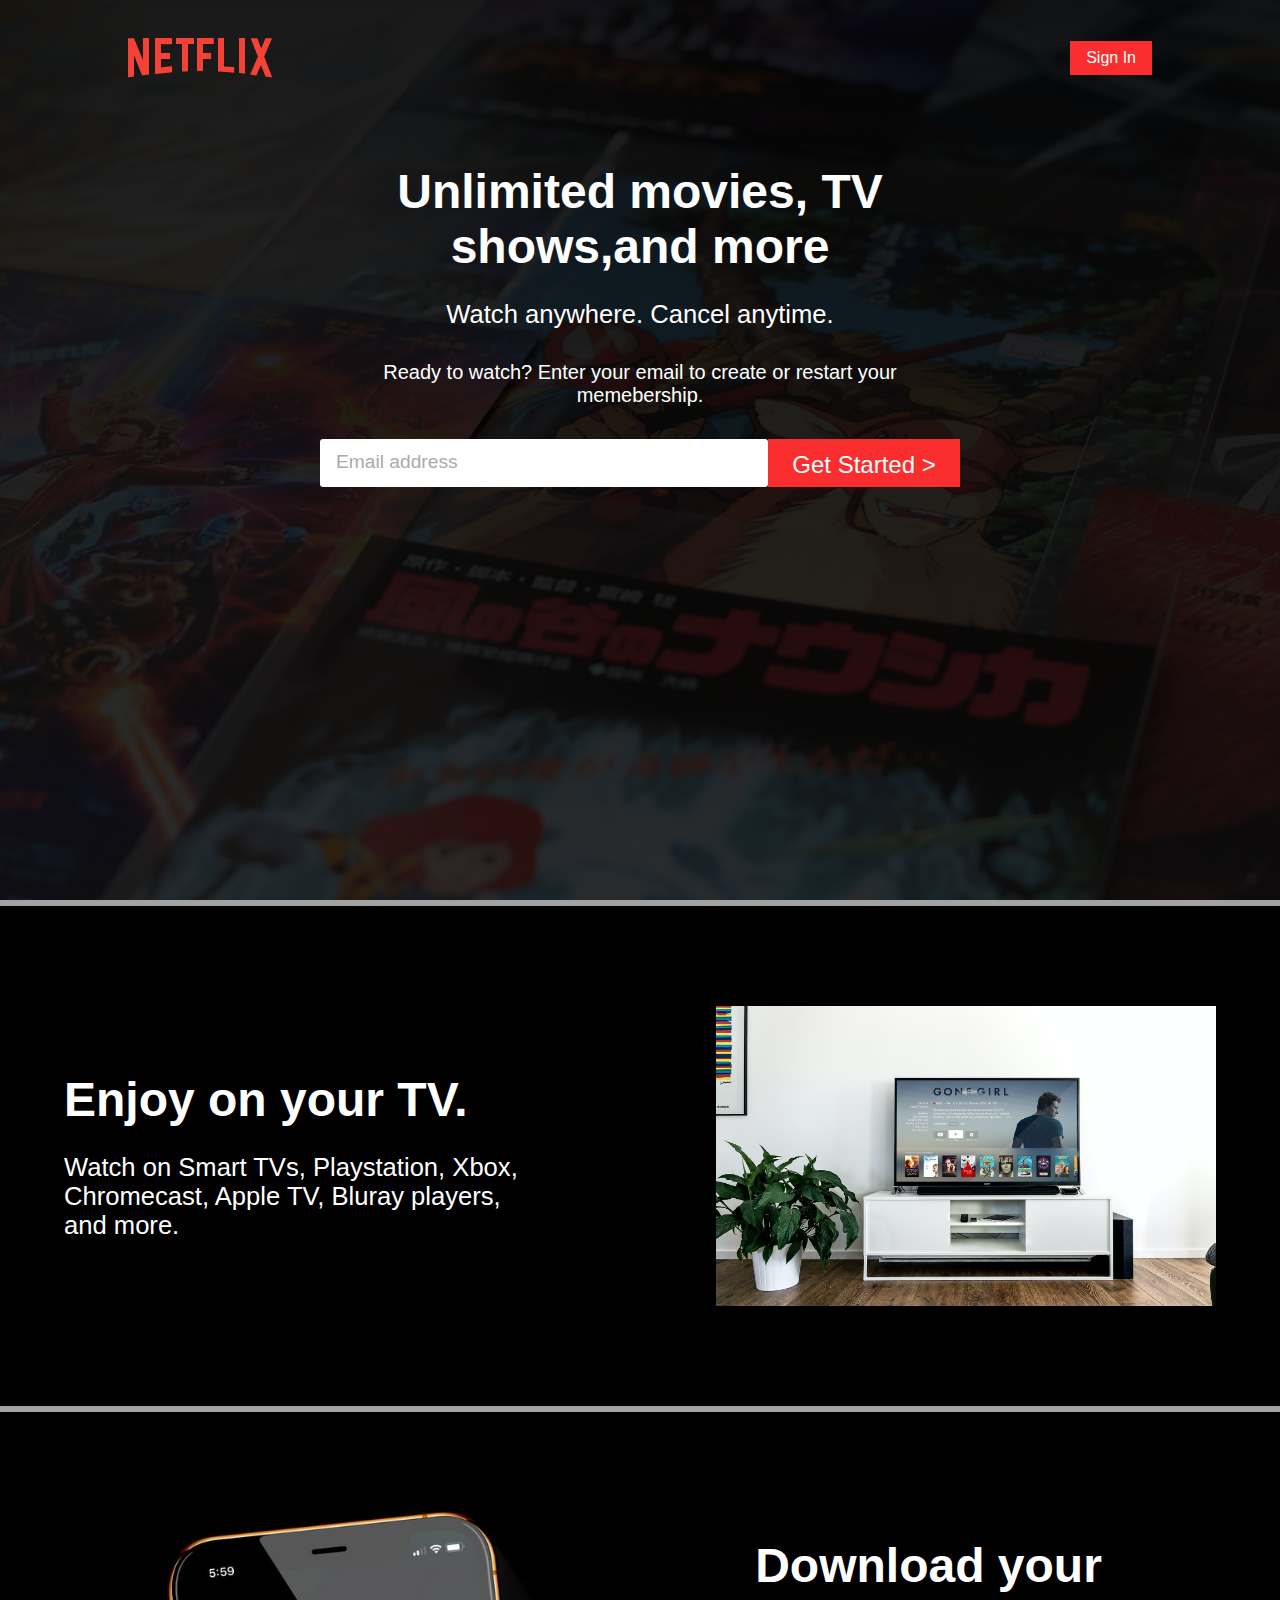
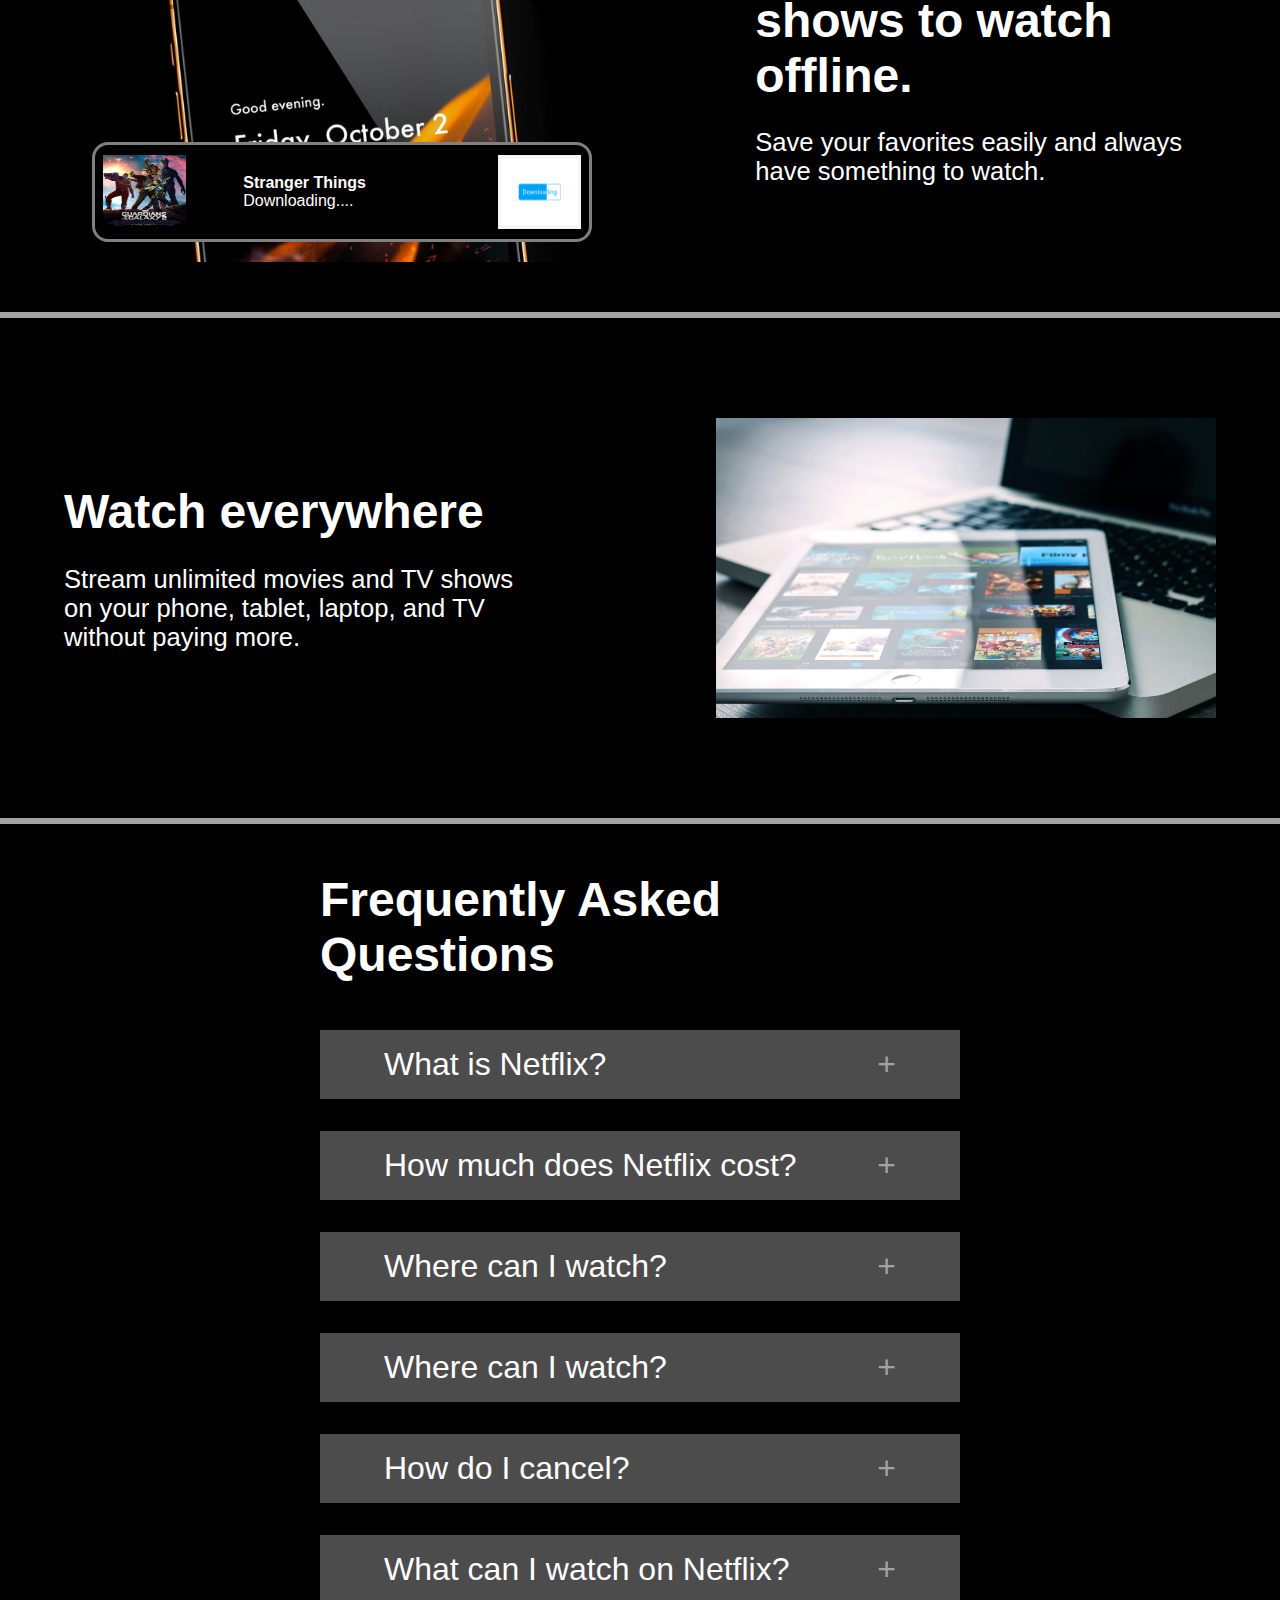
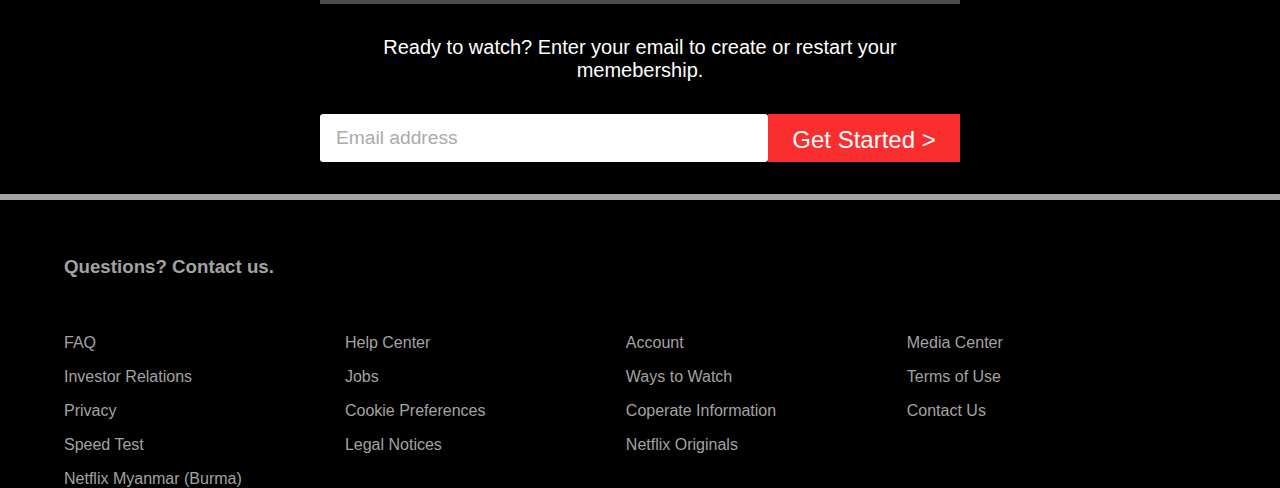
<file: Project_2/index.html>
<!DOCTYPE html>
<html lang="en">
<head>
    <meta charset="UTF-8">
    <meta http-equiv="X-UA-Compatible" content="IE=edge">
    <meta name="viewport" content="width=device-width, initial-scale=1.0">
    <title>Netflix</title>
    <link rel="stylesheet" href="css/index.css">
</head>

<body>
    <div class="background-image">
        <header class="header-section">
            <a href="#">
                <img src="images/icons8-netflix.svg" alt="netflix" class="logo">
            </a>
            <a href="login.html" class="btn btn-sign-in">
                Sign In
            </a>
        </header>

        <div class="description-section">
            <h1 class="title">Unlimited movies, TV shows,and more</h1>
            <p class="description">Watch anywhere. Cancel anytime.</p>
        </div>

        <div class="membership-section">
            <p class="ask-email">
                Ready to watch? Enter your email to create or restart your memebership.
            </p>
                <form action="">
                    <div class="email-login">
                        <div class="input-group">
                            <input type="text" required>
                            <label for="email">
                                <span>
                                    Email address
                                </span>
                            </label>
                        </div>
                        <button class="get-started" type="submit">Get Started &gt;</button>
                    </div>
                </form>
        </div>
    </div>
    <hr>
    <!-- content after landing page -->
    <div class="enjoy-section">
        <div class="left-section">
            <h1 class="title">Enjoy on your TV.</h1>
            <p class="description">Watch on Smart TVs, Playstation, Xbox, Chromecast, Apple TV, Bluray players, and more.</p>
        </div>
        <div class="right-section">
        </div>
    </div>
    <hr>

    <div class="download-section">
        <div class="right-section-mobile">
            <h1 class="title">Download your shows to watch offline.</h1>
            <p class="description">Show your favorites easily and always have something to watch.</p>
        </div>

        <div class="left-section">
            <div class="downloading">
                <div class="img-section">
                    <img src="images/FB_IMG_1473213771612.jpg" alt="">
                </div>
                <div class="download-text">
                    <h4>Stranger Things</h4>
                    <p>Downloading....</p>
                </div>
                <div class="img-section">
                    <img src="images/Download Button Gif.gif" alt="">
                </div>
            </div>
        </div>

        <div class="right-section">
            <h1 class="title">Download your shows to watch offline.</h1>
            <p class="description">Save your favorites easily and always have something to watch.</p>
        </div>
    </div>
    <hr>

    <div class="watch-everywhere-section">
        <div class="left-section">
            <h1 class="title">Watch everywhere</h1>
            <p class="description">Stream unlimited movies and TV shows on your phone, tablet, laptop, and TV without paying more.</p>
        </div>
        <div class="right-section">
        </div>  
    </div>
    <hr>

    <div class="faq-section">
        <h1>Frequently Asked Questions</h1>
        <div>
            <span>What is Netflix?</span>
            <span>+</span>
        </div>
        <div>
            <span>How much does Netflix cost?</span>
            <span>+</span>
        </div>
        <div>
            <span>Where can I watch?</span>
            <span>+</span>
        </div>
        <div>
            <span>Where can I watch?</span>
            <span>+</span>
        </div>
        <div>
            <span>How do I cancel?</span>
            <span>+</span>
        </div>
        <div>
            <span>What can I watch on Netflix?</span>
            <span>+</span>
        </div>
    </div>
        
        <div class="membership-section">
            <p class="ask-email">
                Ready to watch? Enter your email to create or restart your memebership.
            </p>
                <form action="">
                    <div class="email-login">
                        <div class="input-group">
                            <input type="text" required>
                            <label for="email">
                                <span>
                                    Email address
                                </span>
                            </label>
                        </div>
                        <button class="get-started" type="submit">Get Started &gt;</button>
                    </div>
                </form>
        </div>
        <hr>
        <div class="footer-section">
            <h3>Questions? Contact us.</h3>
            <ul>
                <li><a href="">FAQ</a></li>
                <li><a href="">Help Center</a></li>
                <li><a href="">Account</a></li>
                <li><a href="">Media Center</a></li>
                <li><a href="">Investor Relations</a></li>
                <li><a href="">Jobs</a></li>
                <li><a href="">Ways to Watch</a></li>
                <li><a href="">Terms of Use</a></li>
                <li><a href="">Privacy</a></li>
                <li><a href="">Cookie Preferences</a></li>
                <li><a href="">Coperate Information</a></li>
                <li><a href="">Contact Us</a></li>
                <li><a href="">Speed Test</a></li>
                <li><a href="">Legal Notices</a></li>
                <li><a href="">Netflix Originals</a></li>
            </ul>
            <p>Netflix Myanmar (Burma)</p>
        </div>
</body>
</html>
</file>
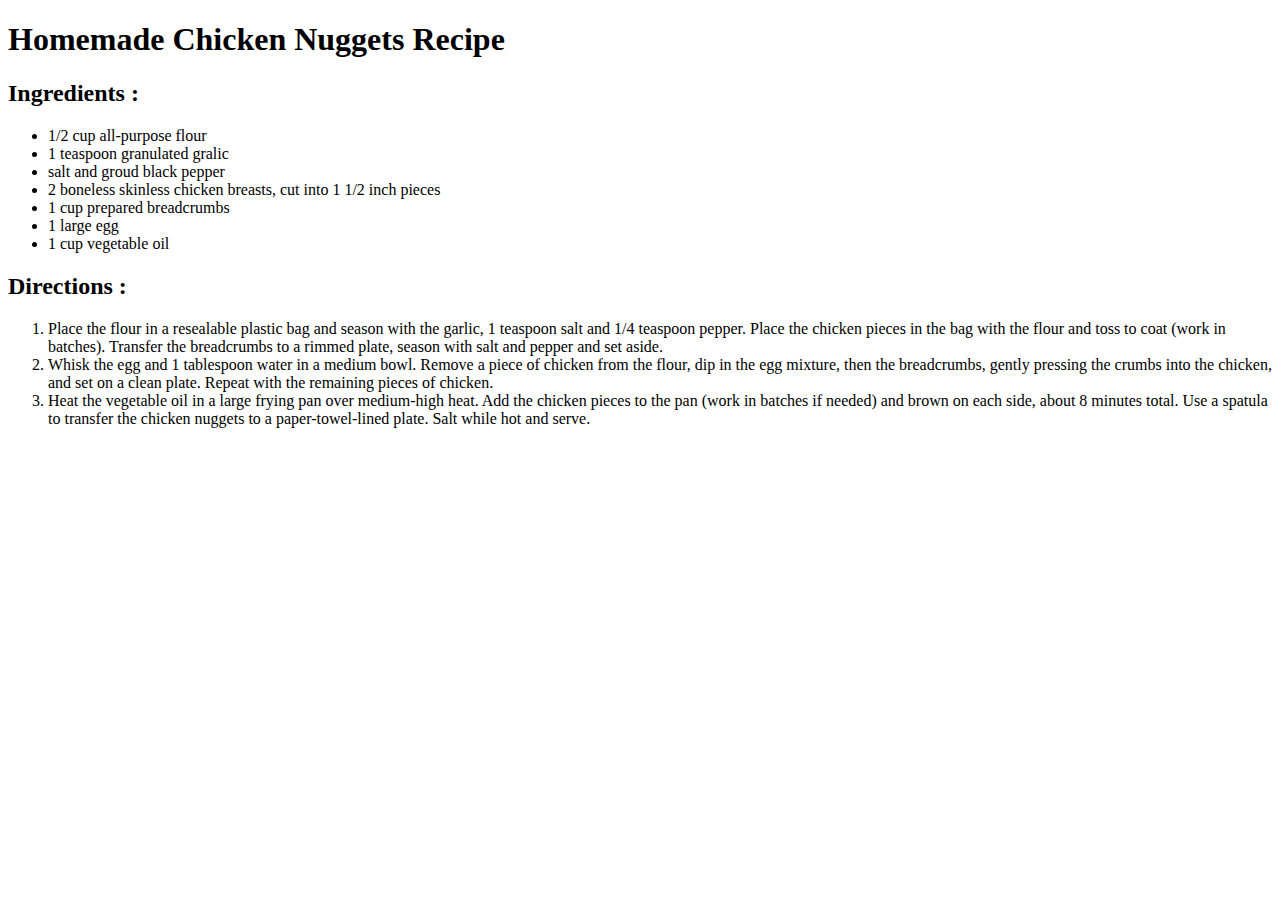
<file: Homework_1_Lists/homework1.html>
<!DOCTYPE html>
<html lang="en">
<head>
    <meta charset="UTF-8">
    <meta name="viewport" content="width=device-width, initial-scale=1.0">
    <title>My favorite food</title>
</head>
<body>
    <h1>Homemade Chicken Nuggets Recipe</h1>
    <!-- Unordered list -->
    <h2>Ingredients :</h2>
    <ul>
        <li>1/2 cup all-purpose flour</li>
        <li>1 teaspoon granulated gralic</li>
        <li>salt and groud black pepper</li>
        <li>2 boneless skinless chicken breasts, cut into 1 1/2 inch pieces</li>
        <li>1 cup prepared breadcrumbs</li>
        <li>1 large egg</li>
        <li>1 cup vegetable oil</li>
    </ul>

    <!-- Ordered list -->
    <h2>Directions :</h2>
    <ol>
        <li>
            Place the flour in a resealable plastic bag and season with the garlic, 1 teaspoon salt and 1/4 teaspoon pepper. Place the chicken pieces in the bag with the flour and toss to coat (work in batches). Transfer the breadcrumbs to a rimmed plate, season with salt and pepper and set aside. 
        </li>
        <li>
            Whisk the egg and 1 tablespoon water in a medium bowl. Remove a piece of chicken from the flour, dip in the egg mixture, then the breadcrumbs, gently pressing the crumbs into the chicken, and set on a clean plate. Repeat with the remaining pieces of chicken. 
        </li>
        <li>
            Heat the vegetable oil in a large frying pan over medium-high heat. Add the chicken pieces to the pan (work in batches if needed) and brown on each side, about 8 minutes total. Use a spatula to transfer the chicken nuggets to a paper-towel-lined plate. Salt while hot and serve.
        </li>
    </ol>
</body>
</html>
</file>
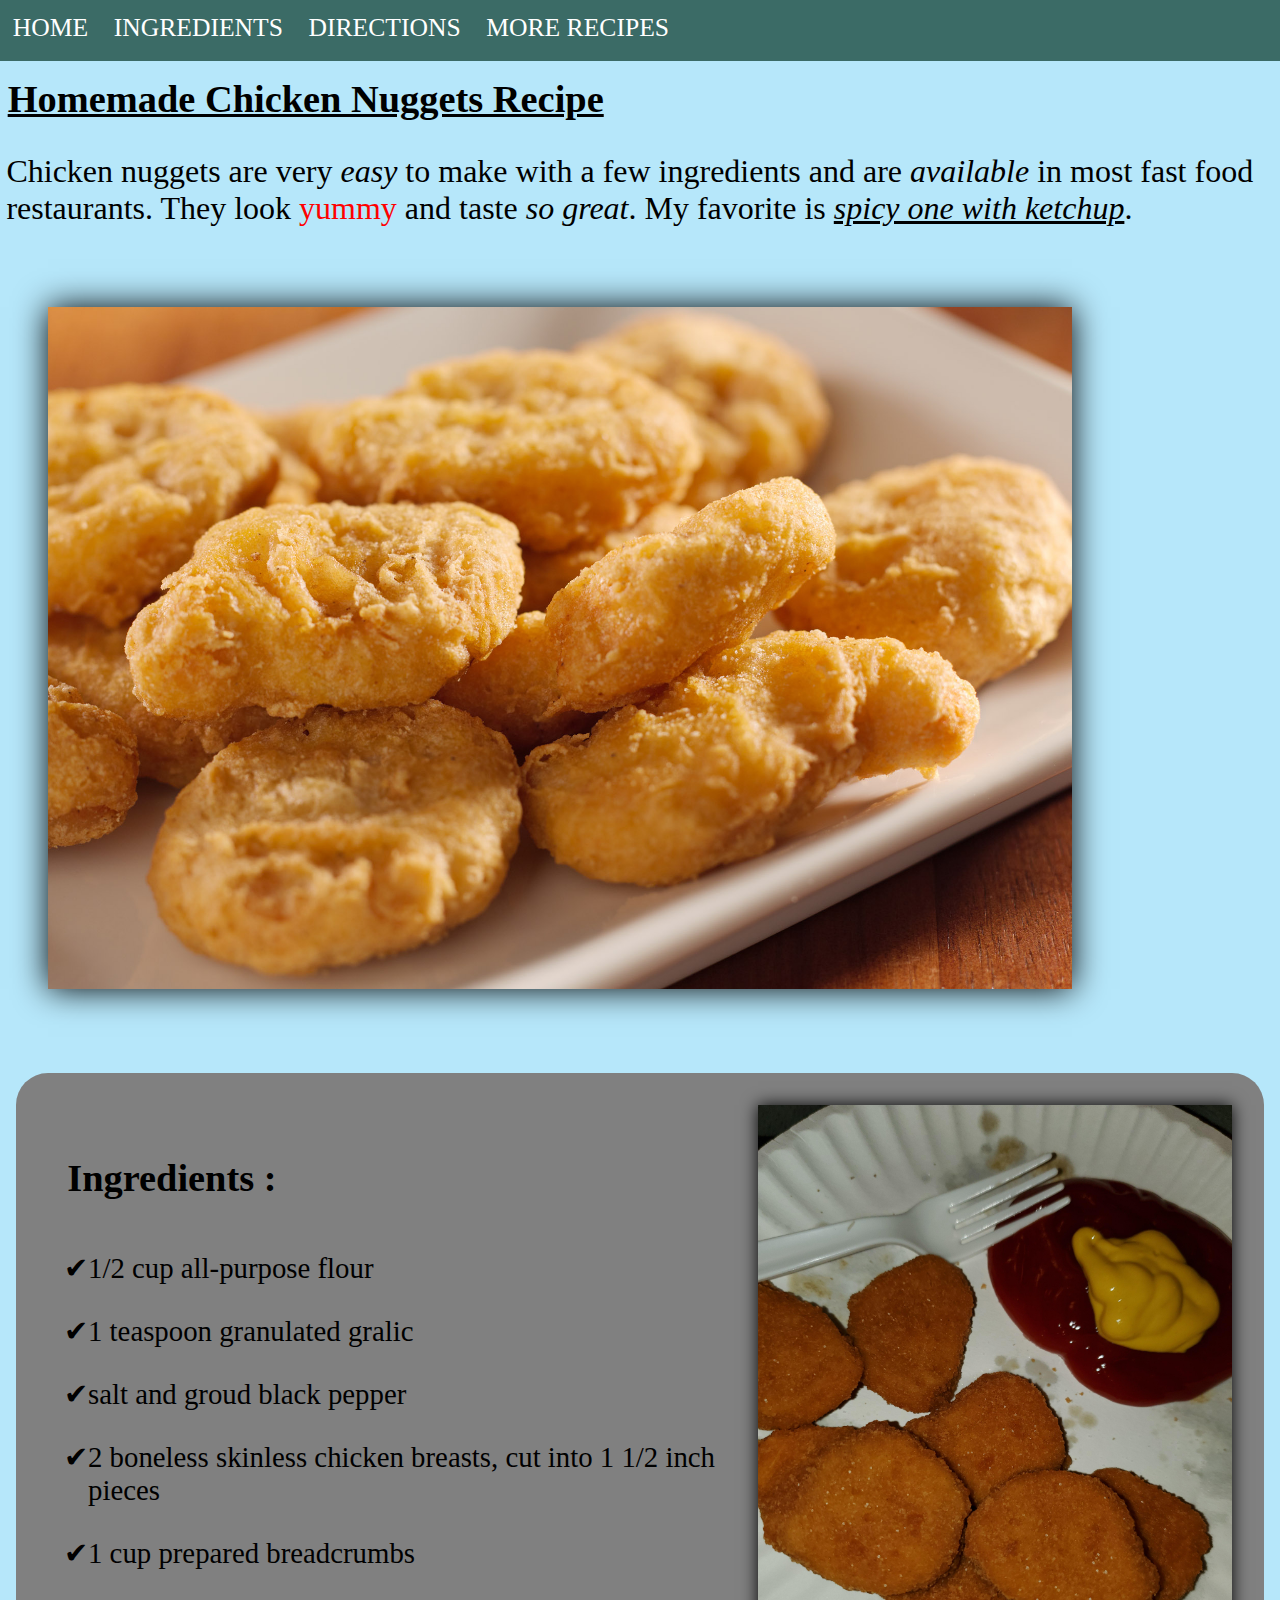
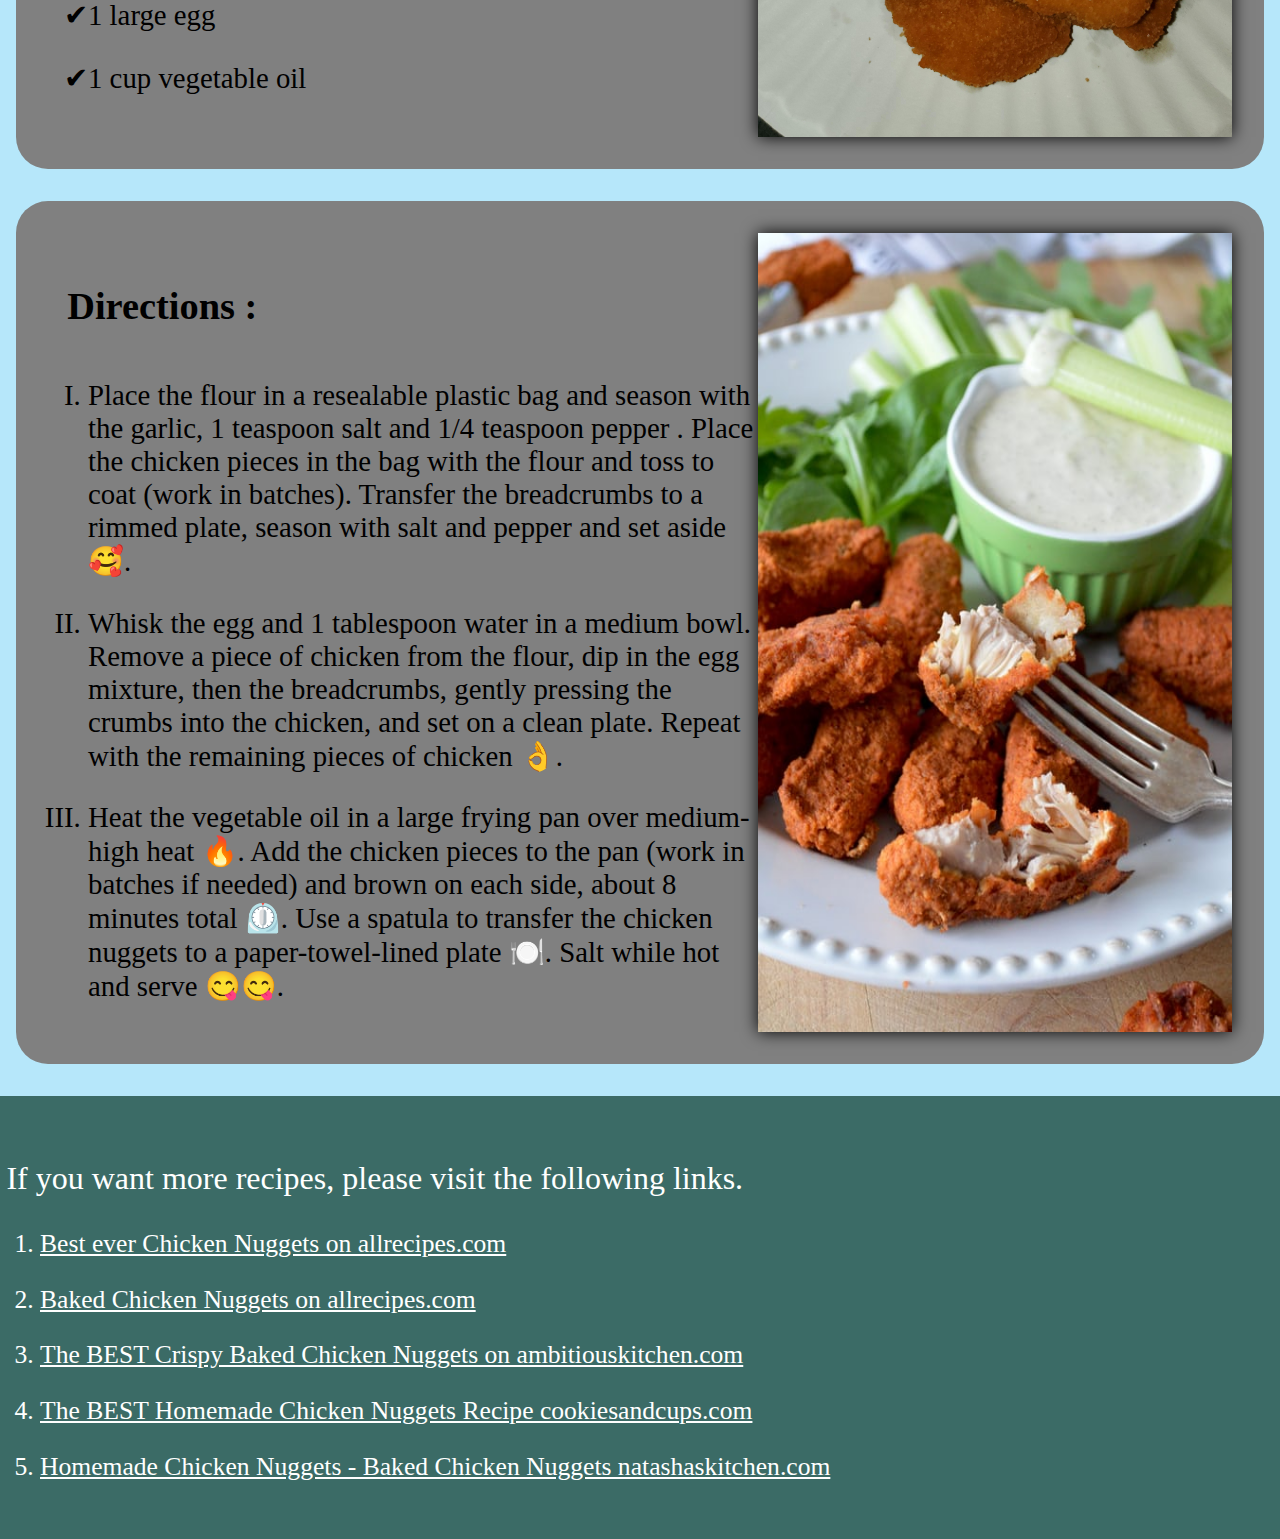
<file: Homework_6_Responsiveness/homework6.html>
<!DOCTYPE html>
<html lang="en">
<head>
    <meta charset="UTF-8">
    <meta name="viewport" content="width=device-width, initial-scale=1.0">
    <title>My favorite food</title>
    
    <!-- Link to external resource -->
    <!-- https://developer.mozilla.org/en-US/docs/Web/CSS/Reference -->

    <!-- Link to external stylesheet -->
    <link rel="stylesheet" href="style.css">
    
</head>
    <body>
        <header>
            <nav>
                <ul class="navbar">
                    <li><a href="#">Home</a></li>
                    <li><a href="#ingredients">Ingredients</a></li>
                    <li><a href="#directions">Directions</a></li>
                    <li><a href="#footer">More Recipes</a></li>
                </ul>
            </nav>
        </header>

        <main>

            <h1 class="underlined h1_padding" >Homemade Chicken Nuggets Recipe </h1>

            <p class="paragraphFontSize">
                Chicken nuggets are very <span>easy</span> to make with a few ingredients and are <span>available</span> in most fast food restaurants. They look <span class= "yummy">yummy</span> and taste <span>so great</span>. My favorite is <span class="underlined">spicy one with ketchup</span>.
            </p>

            <img src="Images/chicken_nugget.jpeg" alt="chicken nuggets on a white plate" id="image_1">
            
            <section class="card" id="ingredients">
                <section class="ingredients">
                    <h2 class="h2_padding">Ingredients :</h2>

                    <!-- Unordered list -->
                    <ul class="listFontSize">
                        <li>1/2 cup all-purpose flour</li>
                        <li>1 teaspoon granulated gralic</li>
                        <li>salt and groud black pepper</li>
                        <li>2 boneless skinless chicken breasts, cut into 1 1/2 inch pieces</li>
                        <li>1 cup prepared breadcrumbs</li>
                        <li>1 large egg</li>
                        <li>1 cup vegetable oil</li>
                    </ul>
                </section>
                <img src="Images/chicken_nugget_2.jpeg" alt="chicken nuggets with ketchup" id="image_2"> 
            </section>

            <section class="card" id="directions">
                <section class="directions">
                    <h2 class="h2_padding">Directions :</h2>
        
                    <!-- Ordered list -->
                    <ol class="listFontSize">   
                        <li>
                            Place the flour in a resealable plastic bag and season with the garlic, 1 teaspoon salt and 1/4 teaspoon pepper . Place the chicken pieces in the bag with the flour and toss to coat (work in batches). Transfer the breadcrumbs to a rimmed plate, season with salt and pepper and set aside 🥰.  
                        </li>
                        <li>
                            Whisk the egg and 1 tablespoon water in a medium bowl. Remove a piece of chicken from the flour, dip in the egg mixture, then the breadcrumbs, gently pressing the crumbs into the chicken, and set on a clean plate. Repeat with the remaining pieces of chicken 👌. 
                        </li>
                        <li>
                            Heat the vegetable oil in a large frying pan over medium-high heat 🔥. Add the chicken pieces to the pan (work in batches if needed) and brown on each side, about 8 minutes total ⏲️. Use a spatula to transfer the chicken nuggets to a paper-towel-lined plate 🍽️. Salt while hot and serve 😋😋.
                        </li>
                    </ol>
                </section>
                <img src="Images/chicken_nugget_3.jpeg" alt="chicken nuggets with mayonnaise" id="image_3">
            </section>
        </main>
        
        <section id="footer">
            <footer>
                <!-- External Links -->
                <p class="paragraphFontSize">If you want more recipes, please visit the following links.</p>
                <ol>
                    <li><a href="https://www.allrecipes.com/recipe/161469/the-best-ever-chicken-nuggets/" target="_blank">Best ever Chicken Nuggets on allrecipes.com</a></li>
                    <li><a href="https://www.allrecipes.com/recipe/8849/baked-chicken-nuggets/" target="_blank">Baked Chicken Nuggets on allrecipes.com</a></li>
                    <li><a href="https://www.ambitiouskitchen.com/crispy-baked-chicken-nuggets/" target="_blank">The BEST Crispy Baked Chicken Nuggets on ambitiouskitchen.com</a></li>
                    <li><a href="https://cookiesandcups.com/homemade-chicken-nuggets/" target="_blank">The BEST Homemade Chicken Nuggets Recipe cookiesandcups.com</a></li>
                    <li><a href="https://natashaskitchen.com/baked-chicken-nuggets-recipe/" target="_blank">Homemade Chicken Nuggets - Baked Chicken Nuggets natashaskitchen.com</a></li>
                </ol>
            </footer>
        </section>
    </body>
</html>
</file>
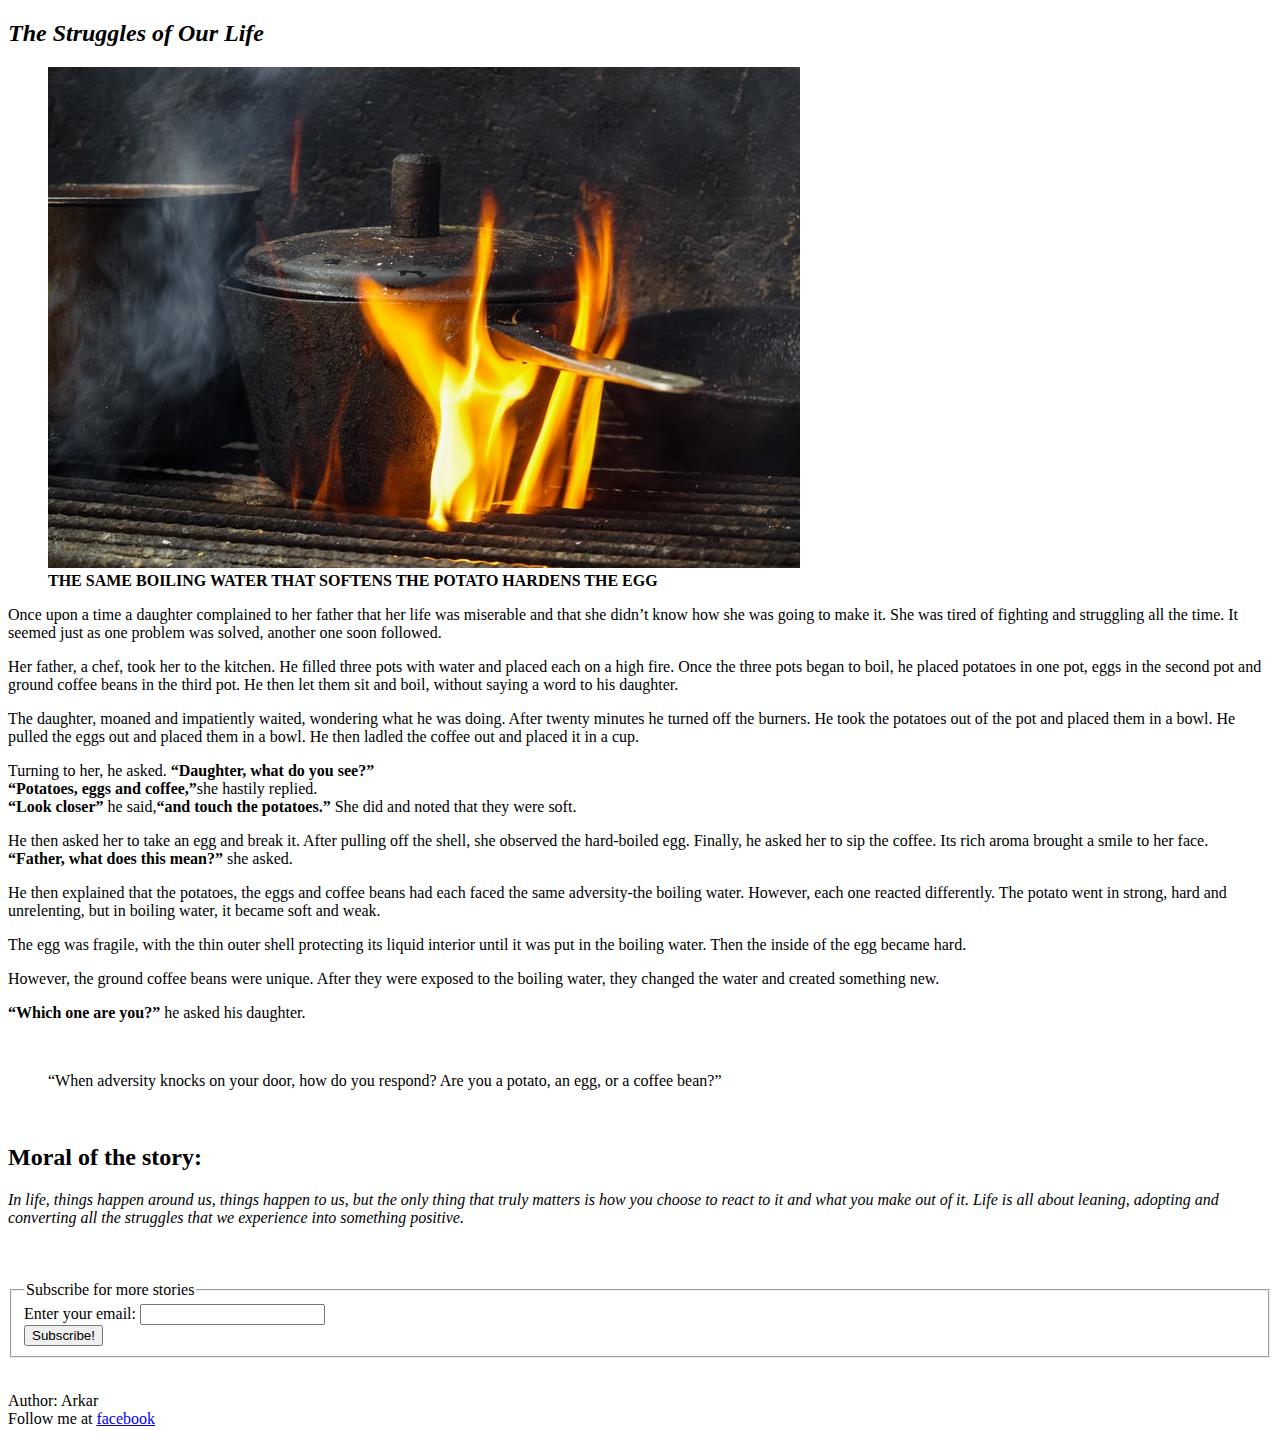
<file: Project_1/story.html>
<!DOCTYPE html>
<html lang="en">
<head>
<!-- metadata -->
    <!-- Specify the character encoding for the HTML document -->
    <meta charset="UTF-8">
    <!-- Set the viewport to make the website look good on all devices -->
    <meta name="viewport" content="width=device-width, initial-scale=1.0">
    <!-- A description for the web page -->
    <meta name="description" content="Moral lesson">
    <!-- Define the author of a page -->
    <meta name="author" content="Arkar Phyoe">
<!-- end of metadata -->
    <title>Favourite story</title>
</head>

<body>
    <!-- Start of story title -->
    <header>
        <h2><em>The Struggles of Our Life</em></h2>
    </header>
    <!-- End of story title -->

    <!-- main content of the web page -->
    <main>
        <!-- figure to illustrate the story -->
        <figure>
            <img src="pot.jpeg" alt="pot on fire">
            <figcaption>
            <strong>THE SAME BOILING WATER THAT SOFTENS THE POTATO HARDENS THE EGG</strong>
            </figcaption>
        </figure>
        <!-- end of figure -->

        <!-- All paragraphs about the story  -->
        <p>
            Once upon a time a daughter complained to her father that her life was miserable and that she didn’t know how she was going to make it. She was tired of fighting and struggling all the time. It seemed just as one problem was solved, another one soon followed.
        </p>
        <p>
            Her father, a chef, took her to the kitchen. He filled three pots with water and placed each on a high fire. Once the three pots began to boil, he placed potatoes in one pot, eggs in the second pot and ground coffee beans in the third pot. He then let them sit and boil, without saying a word to his daughter.
        </p>
        <p>
            The daughter, moaned and impatiently waited, wondering what he was doing. After twenty minutes he turned off the burners. He took the potatoes out of the pot and placed them in a bowl. He pulled the eggs out and placed them in a bowl. He then ladled the coffee out and placed it in a cup.
        </p>
        <p>
            Turning to her, he asked. <strong><q>Daughter, what do you see?</q></strong>
            <br> 
            <strong> <q>Potatoes, eggs and coffee,</q></strong>she hastily replied.
            <br>
            <strong><q>Look closer</q></strong> he said,<strong><q>and touch the potatoes.</q></strong> She did and noted that they were soft.
        </p>
        <p>
            He then asked her to take an egg and break it. After pulling off the shell, she observed the hard-boiled egg. Finally, he asked her to sip the coffee. Its rich aroma brought a smile to her face.
            <br>
            <strong> <q>Father, what does this mean?</q></strong>  she asked.
        </p>
        <p>
            He then explained that the potatoes, the eggs and coffee beans had each faced the same adversity-the boiling water. However, each one reacted differently. The potato went in strong, hard and unrelenting, but in boiling water, it became soft and weak.
        </p>
        <p>
            The egg was fragile, with the thin outer shell protecting its liquid interior until it was put in the boiling water. Then the inside of the egg became hard.
        </p>
        <p>
            However, the ground coffee beans were unique. After they were exposed to the boiling water, they changed the water and created something new.
        </p>
        <p>
            <strong><q>Which one are you?</q></strong> he asked his daughter.
        </p>
        <!-- end of paragraphs -->
        <br>
        
        <!-- blockquote to represent the story -->
        <blockquote>
            <q>When adversity knocks on your door, how do you respond? Are you a potato, an egg, or a coffee bean?</q>
        </blockquote>
        <!-- end of blockquote -->
        <br>

        <h2>Moral of the story:</h2>
        <i>
        In life, things happen around us, things happen to us, but the only thing that truly matters is how you choose to react to it and what you make out of it. Life is all about leaning, adopting and converting all the struggles that we experience into something positive.
        </i>
    </main>
    <!-- end of main -->
    <br>
    <br>
    <br>
    <!-- footer about page author and social media link  -->
    <footer>
        <fieldset>
            <legend>Subscribe for more stories</legend>
            <form action="" method="get">
                <div>
                  <label>Enter your email: </label>
                  <input type="email">
                </div>
                <div>
                  <input type="submit" value="Subscribe!">
                </div>
              </form>
        </fieldset>
        <br>
        <p>
          Author: Arkar
          <br>
          Follow me at <a href="www.facebook.com">facebook</a>
        </p>
    </footer>
    <!-- end of footer -->
</body>
</html>
</file>
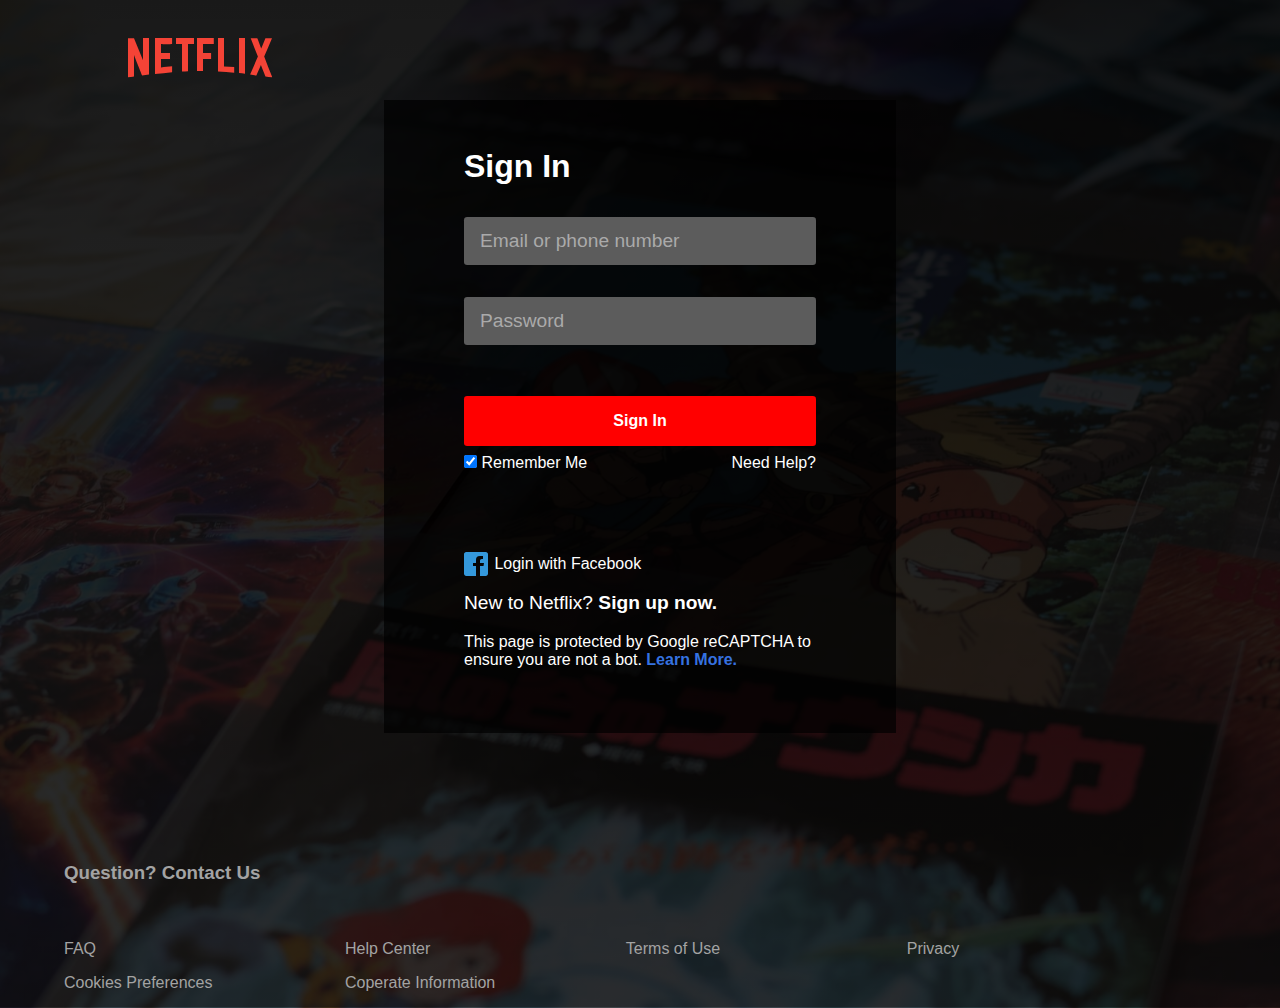
<file: Project_2/login.html>
<!DOCTYPE html>
<html lang="en">
<head>
    <meta charset="UTF-8">
    <meta http-equiv="X-UA-Compatible" content="IE=edge">
    <meta name="viewport" content="width=device-width, initial-scale=1.0">
    <title>Login</title>
    <link rel="stylesheet" href="css/index.css">
    <link rel="stylesheet" href="css/login.css">
</head>

<body>
    <div class="background-image">
        <header class="header-section">
            <a href="index.html">
                <img src="images/icons8-netflix.svg" alt="netflix" class="logo">
            </a>
        </header>  
        <div class="login-section">
            <div class="login">
                <h2 class="login-title">Sign In</h2>

                <form action="">
                    <div class="input-group">
                        <input type="text" name="email" required autocomplete="off">
                        <label for="email">
                            <span>Email or phone number</span>
                        </label>
                    </div>

                    <div class="input-group">
                        <input type="password" name="password" required>
                        <label for="password">
                            <span>Password</span>
                        </label>
                    </div>
                    <button type="submit">Sign In</button>
                </form>

                <div class="check-remember-me">
                    <div>
                        <input type="checkbox" checked name="remember-me">
                        <label for="remember-me">Remember Me</label>
                    </div>
                    <span>Need Help?</span>  
                </div>

                <div class="more-links-section">
                    <p>
                        <img src="images/icons8-facebook.svg" alt="facebook"> 
                        <span> Login with Facebook </span>
                    </p>
                    <p>New to Netflix? <a href="">Sign up now.</a></p>
                    <p>This page is protected by Google reCAPTCHA to ensure you are not a bot. <a href="">Learn More.</a></p>
                </div>
            </div>
        </div>
        <hr>
        <div class="footer-section">
            <h3>Question? Contact Us</h3>
            <ul>
                <li><a href="">FAQ</a></li>
                <li><a href="">Help Center</a></li>
                <li><a href="">Terms of Use</a></li>
                <li><a href="">Privacy</a></li>
                <li><a href="">Cookies Preferences</a></li>
                <li><a href="">Coperate Information</a></li>
            </ul>
        </div>
    </div>
</body>
</html>
</file>
<file: Project_2/css/index.css>
* {
    margin: 0;
    border: 0;
    box-sizing: border-box;
}

html {
    font-family: sans-serif;
}
/* Styling all universal elements */
a{
    text-decoration: none;
}

hr{
    border: .2em solid #a3a3a3;
}

.title {
    font-size: 3em;
}

.description {
    font-size: 1.6em;
    margin-top: 1em;
}

/*  */
body{
    background-color: #000;
    color: white;
}

/* Set dim background image */
.background-image {
    background-image: linear-gradient(rgba(0, 0, 0, 0.9),rgba(0, 0, 0, 0.8)), url("../images/covers.jpg");
    width: 100%;
    height: 100vh;
    background-size: cover;
    background-position: center;
}


/* Style Header */
.header-section {
    margin: auto;
    padding-top: 1em;
    width: 80%;
    display: flex;
    align-items: center;
    justify-content: space-between;
}

.header-section .logo {
    max-width: 60% ;
}

.header-section .btn {
    font-size: 1em;
    padding: .5em 1em;
    color: inherit;
    cursor: pointer;
    background-color: #fa2e2e;
}

.header-section .btn:hover{
   background-color: #e00000;
}

.header-section .logo, .btn-sign-in{
    margin-top: -2em;
}

/* Description */
.description-section {
    width: 60%;
    padding: 2em;    
    margin: auto;
    text-align: center;
}

/* Membership login */

.membership-section, .faq-section {
    width: 50%;
    margin: auto;
    margin-bottom: 2em;
}

.membership-section .ask-email {
    text-align: center;
    font-size: 1.25em;
}

.membership-section .email-login {
    width: 100%;
    display: flex;
    height: 3em; 
    margin-top: 2em;
}

.membership-section .input-group {
    height: 100%;
    width: 70%;
    position: relative;
    color: #aaaaaa;
    margin-bottom: 2em;
}

.membership-section .get-started {
    background-color:#fa2e2e;
    width: 30%;
    height: 100%;
    font-size: 1.5em;
    padding: .5em;
    color: inherit;
    cursor: pointer;
    outline: none;
    border: none;  
}

.membership-section .get-started:hover {
    background-color: #e00000;
}

.input-group input {
    width: 100%;
    height: 100%;
    padding: 1.2em 0em .5em 1em;
    outline: none;
    border: none;
    border-radius: .2em;
    font-size: 1em;
}

.input-group label{
    height: 100%;
    width: 100%;
    position: absolute;
    left: 1em;
    top: .8em;
    pointer-events: none;
}

.input-group label span {
    font-size: 1.2em;
}

/* moving label text upward when focus on input */

input:focus + label span, input:valid + label span{
    font-size: 1em;
}

input:focus + label, input:valid +label {
    top: .2em;
}


/* three more section */
.enjoy-section , .download-section, .watch-everywhere-section {
    display: flex;
    justify-content: space-between;
    align-items: center;
    width: 90vw;
    margin: auto;
    min-height: 500px;
}

.enjoy-section div, .download-section div, .watch-everywhere-section div {
    width: 40%;
}

.enjoy-section .right-section {
    background-image: url("../images/smart_tv.jpg");
    background-size: cover;
    background-position: center;
    width: 500px;
    height: 300px;
}

.download-section .left-section {
    margin-left: 3em;
    background-image: url("../images/phone.jpg");
    background-size: cover;
    background-position: center;
    background-position: top;
    width: 500px;
    height: 400px;
    position: relative;
}

/*   */
.download-section .right-section-mobile {
    display: none;
}

.download-section .downloading {
    display: flex;
    height: 100px;
    min-width: 500px;
    position: absolute;
    top: 280px;
    left: -20px;
    align-items: center;
    background: black;
    border: 3px solid gray;
    border-radius: 1em;
    justify-content: space-between;
}

.download-section .img-section{
    width: 20%;
    height: 90px;
    padding: .5em;
}

.download-section img {
    width: 100%;
    height: 100%;
}

.watch-everywhere-section .right-section {
    background-image: url("../images/tablet.jpg");
    background-size: cover;
    height: 300px;
    width: 500px;
}

/* FAQ section */
.faq-section h1{
    padding: 1em 0em;
    font-size: 3em;
}

.faq-section div{
    display: flex;
    align-items: center;
    padding: .5em 2em;
    background-color: #4d4c4c;
    margin-bottom: 1em;
    justify-content: space-between;
    font-size: 2em;
}

.faq-section span:last-child {
    color: #a3a3a3;
    cursor: pointer;
}

.faq-section span:last-child:hover{
    color: white;
}

/* styling footer */
.footer-section {
    width: 90%;
    margin: auto;
    color: #a3a3a3;
}

.footer-section h3 {
    padding: 3em 0;
}

.footer-section ul{
    padding: 0;
    margin: 0;
}

.footer-section li{
    display: inline-block;
    width: 24%;
    margin-bottom: 1em;
}

.footer-section a{
    color: inherit;
}

.footer-section a:hover {
    color: white;
}

@media screen and (max-width: 700px) {

    .description-section, .membership-section {
        width: 80%;
    }

    .membership-section {
        padding-bottom: 5em;
    }

    .membership-section .ask-email {
        font-size: 2em;
    }
    
    .enjoy-section, .download-section, .watch-everywhere-section {
        padding-top: 3em;
        flex-direction: column;
        align-items: center;
        text-align: center;
    }

    .enjoy-section div, .download-section div , .watch-everywhere-section div {
        width: 90%;
        margin: auto;
    }

    .download-section .right-section {
        display: none;
    }

    .download-section .right-section-mobile {
        display: block;
    }

    .membership-section .email-login {
        display: flex;
        flex-direction: column;
        align-items: center;
    }

    .membership-section .input-group {
        width: 100%;
    }

    .membership-section .get-started {
        width: 30%;
        font-size: 1.2em;
    }

    .faq-section h1{
        width: 70%;
        margin: auto;
    }
    .faq-section {
        width: 100%;
    }
}
</file>
<file: Homework_6_Responsiveness/style.css>
body{
    margin: 0px;
    background: #b6e7fa;
}

/* Navigation Bar */
.navbar{
    top:0;
    margin: 0;
    padding: 0;
    display: flex;
    position: fixed;
    font-size: 1.6em;
    list-style-type: none;
    background: #3b6b66; 
}

.navbar li{
    border-bottom: 0.2em solid #3b6b66;
}

.navbar a{
    color:white;
    text-decoration: none;
}

.navbar a:hover{
    border-bottom: 0.2em solid white;
}

/* main image */
#image_1{
    max-width: 80%;
    margin: 3em;
    box-shadow: 0 0 2em black;
}

/* Various Font Sizes */
h1{
    font-size: 2.4em;
}

h2{
    font-size: 2.4em;
}

.listFontSize{
    font-size: 1.8em;
}

.paragraphFontSize{
    font-size: 2em;
}

/* text decoration */
p span{
    font-style: italic;
}

.underlined{
    text-decoration: underline;
}

.yummy{
    font-style: normal;
    color: red;
}

/* headers padding */
.h1_padding{
    padding-top: 1em;
}

.h2_padding{
    padding: .5em;
}

h1, p{
    margin-left: .2em;
}

/* cards */
.ingredients ul{
    list-style-type: "️\02714";
}

.directions ol{
    list-style-type: upper-roman;
}

.ingredients li, .directions li{
    margin-top: 1em;
}

.card{
    padding: 2em;
    margin: 2em 1em;
    display: flex;
    background: grey;
    border-radius: 2em;
    justify-content: space-between;
}

.card img{
    width: 40%;
    box-shadow: 0 0 1em black;
}

/* footer */
footer{
    color: white;
    padding: 2em 0;
    background: #3b6b66;
}

footer ol{
    font-size: 1.6em;
    margin: 0;
}

footer li{
    margin: 1em 0;
}

footer a{
    color: inherit;
}

footer a:hover{
    color:#567ebf;
}


/* Smaller than 400px */

/* Navigation bar on the right side */
/* Hide two images from card section */
/* Alter root font size */

@media screen and (max-width:400px){

    html{
        font-size: 10px;
    }

    .navbar{
        right: 0;
        width: 25%;
        height: 100%;
        flex-direction: column;
    }

    .navbar li{
        margin: 1em .2em;
    }

    .h1_padding{
        padding-top: 0;
    }

    main, footer{
        width: 75%;
    }

    #image_2 , #image_3{
        display: none;
    }
}

/* between 401 and 750px */
/* slightly increase root font-size */
@media screen and (min-width: 401px) and (max-width:750px){

    html{
        font-size: 13px;
    }

    .navbar{
        right: 0;
        width: 25%;
        height: 100%;
        flex-direction: column;
        align-items: center;
    }

    .navbar li{
        margin: 1em .2em;
    }

    .h1_padding{
        padding-top: 0;
    }

    main, footer{
        width: 75%;
    }

    #image_2 , #image_3{
        display: none;
    }
}

/* larger than 750px */
/* Navigation bar at the top  */
/* Show all images */
/* Default root font-size  */
@media screen and (min-width:750px){

    .navbar{
        width: 100%;
        text-transform: uppercase;
    }
    
    .navbar li{
        padding: .5em;
    }

    h1{
        margin-top: 1em;
    }
}
</file>
<file: Project_2/css/login.css>
/* Styling all elements in login container */
.background-image {
    height: 100%;
}
/* main container for login */
/* align whole container to the center */
.login-section {
    margin-top: -2em;
    display: flex;
    flex-direction: column;
    align-items: center;
}

/* second container for login */
/* adjusting position of all elements within this container */
.login {
    display: flex;
    flex-direction: column;
    background-color: hsla(0, 0%, 0%, 0.7);
    width: 40%;
    min-width: 400px;
    padding: 3em 5em;
    margin-bottom: 4.5em;   
}


/* styling all elements within login container */
.login-title {
    margin: 0;
    margin-bottom: 1em;
    color: white;
    font-size: 2em;
    align-items: flex-start;
}

.input-group {
    height: 3em;
    width: 100%;
    position: relative;
    color: #aaaaaa;
    margin-bottom: 2em;
}

.input-group input {
    background-color: #5c5c5c;
    width: 100%;
    height: 100%;
    padding: 1.2em 0em .5em 1em;
    outline: none;
    border: none;
    border-radius: .2em;
    font-size: 1em;
}

.input-group label{
    height: 100%;
    width: 100%;
    position: absolute;
    left: 1em;
    top: .8em;
    pointer-events: none;
}

.input-group label span {
    font-size: 1.2em;
}

/* moving label text upward when focus on input */

input:focus + label span, input:valid + label span{
    font-size: 1em;
}

input:focus + label, input:valid +label {
    top: .2em;
}

button {
    width: 100%;
    margin-top: 1.2em;
    outline: none;
    border: none;
    border-radius: .2em;
    padding: 1em 0;
    font-size: 1em;
    font-weight: bold;
    color:inherit;
    background:red;
    cursor: pointer;
}

.check-remember-me {
    margin-top: .5em;
    display: flex;
    justify-content: space-between;
    padding-bottom: 5em; 
}

.check-remember-me input[type="checkbox"]{
    margin: 0;
}

.more-links-section p{
    margin-bottom: 1em;
}
.more-links-section p:first-child {
    display: flex;
    align-items: center;
}

.more-links-section p:first-child span {
    margin-left: .4em;
}

.more-links-section p:nth-child(2) {
    font-size: 1.2em;
}

.more-links-section p:nth-child(2) a{
    color:white;
    text-decoration: none;
    font-weight: bold;
}

.more-links-section p:last-child a{
    color: #3672e0;
    text-decoration: none;
    font-weight: bold;
}


hr{
    display: none;
}

/* Add screens */

@media (max-width: 700px) {

    .header-section .logo {
        margin-left: -3em;
        margin-bottom: 2em;
    }

    .background-image {
        background: black;
    }

    .login {
        width: 100%;
        padding: 0 1em;
    }

    hr{
        display: block;
    }
}
</file>
